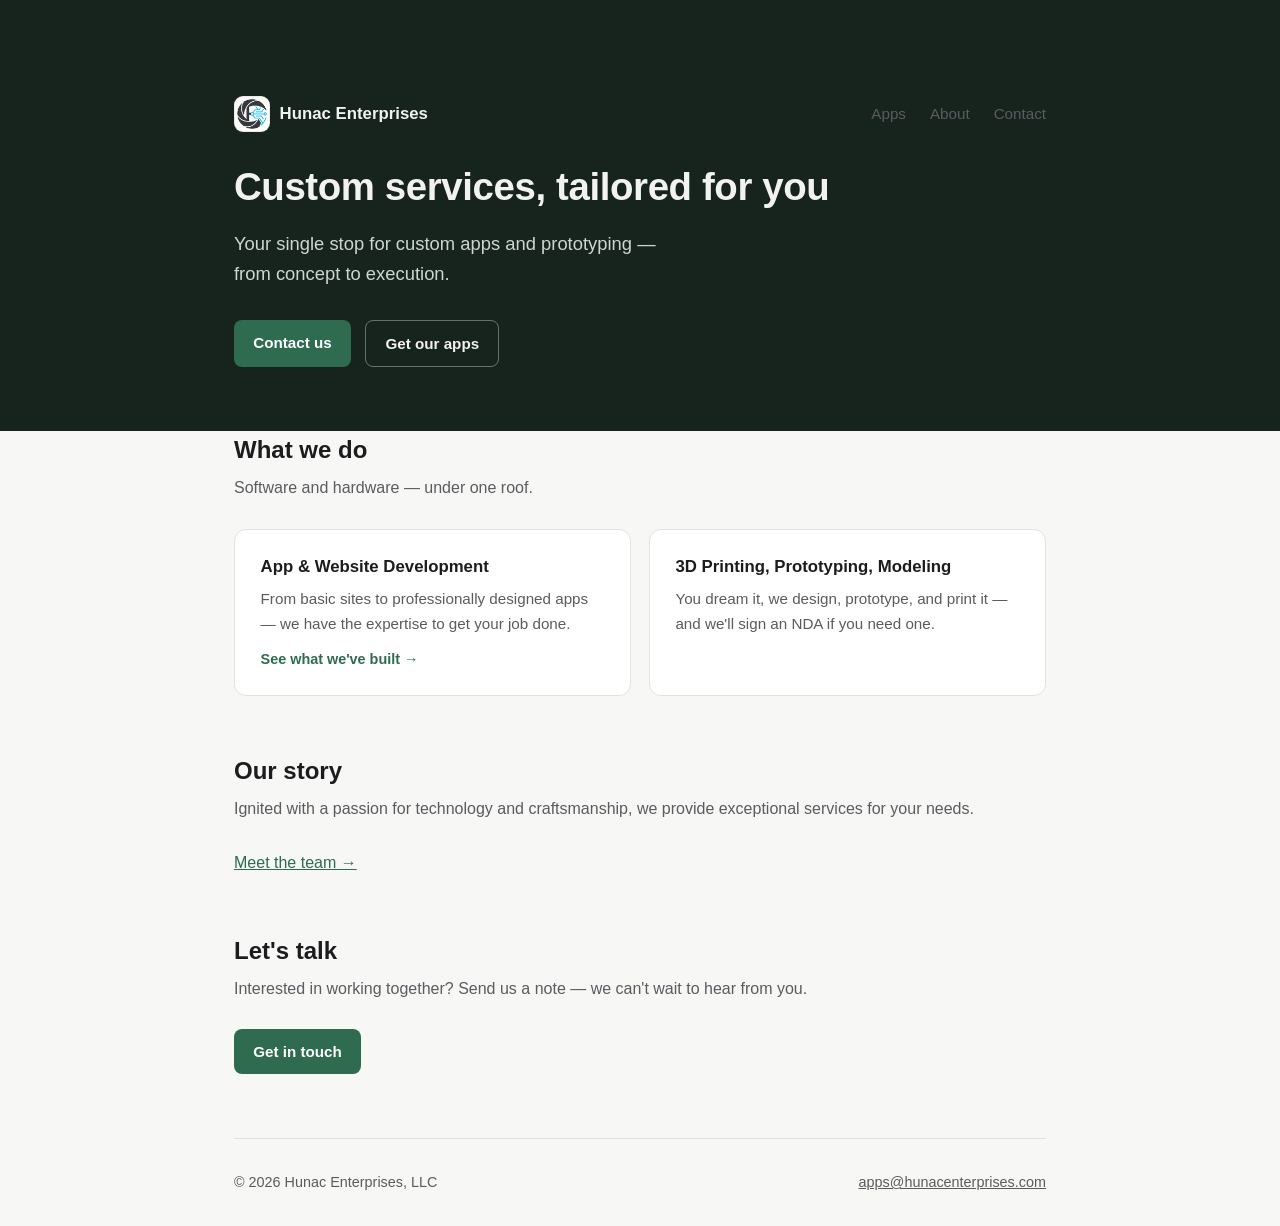
<file: index.html>
<!doctype html>
<html lang="en">
<head>
  <meta charset="utf-8">
  <meta name="viewport" content="width=device-width, initial-scale=1">
  <title>Hunac Enterprises</title>
  <meta name="description" content="Custom software and prototyping services from Hunac Enterprises — a small, family-operated shop.">
  <link rel="icon" type="image/png" href="/favicon.png">
  <link rel="stylesheet" href="styles.css">
</head>
<body>
  <div class="hero">
    <div class="wrap">
      <header class="site">
        <a class="brand-link" href="/">
          <div class="mark"><img src="/assets/logo.png" alt="Hunac Enterprises"></div>
          <div class="name">Hunac Enterprises</div>
        </a>
        <nav class="top">
          <a href="/apps.html">Apps</a>
          <a href="/about.html">About</a>
          <a href="/contact.html">Contact</a>
        </nav>
      </header>
      <h1>Custom services, tailored for you</h1>
      <p class="lead">Your single stop for custom apps and prototyping — from concept to execution.</p>
      <div class="actions">
        <a class="btn primary" href="/contact.html">Contact us</a>
        <a class="btn ghost" href="/apps.html">Get our apps</a>
      </div>
    </div>
  </div>

  <main class="wrap">
    <section>
      <h2 class="section-title">What we do</h2>
      <p class="section-sub">Software and hardware — under one roof.</p>
      <div class="grid">
        <div class="card">
          <h3>App &amp; Website Development</h3>
          <p>From basic sites to professionally designed apps — we have the expertise to get your job done.</p>
          <a class="link" href="/apps.html">See what we've built &rarr;</a>
        </div>
        <div class="card">
          <h3>3D Printing, Prototyping, Modeling</h3>
          <p>You dream it, we design, prototype, and print it — and we'll sign an NDA if you need one.</p>
        </div>
      </div>
    </section>

    <section>
      <h2 class="section-title">Our story</h2>
      <p class="section-sub">Ignited with a passion for technology and craftsmanship, we provide exceptional services for your needs.</p>
      <a class="link" href="/about.html">Meet the team &rarr;</a>
    </section>

    <section>
      <h2 class="section-title">Let's talk</h2>
      <p class="section-sub">Interested in working together? Send us a note — we can't wait to hear from you.</p>
      <a class="btn primary" href="/contact.html">Get in touch</a>
    </section>
  </main>

  <div class="wrap">
    <footer class="site">
      <div>&copy; 2026 Hunac Enterprises, LLC</div>
      <div><a href="mailto:apps@hunacenterprises.com">apps@hunacenterprises.com</a></div>
    </footer>
  </div>
</body>
</html>
</file>
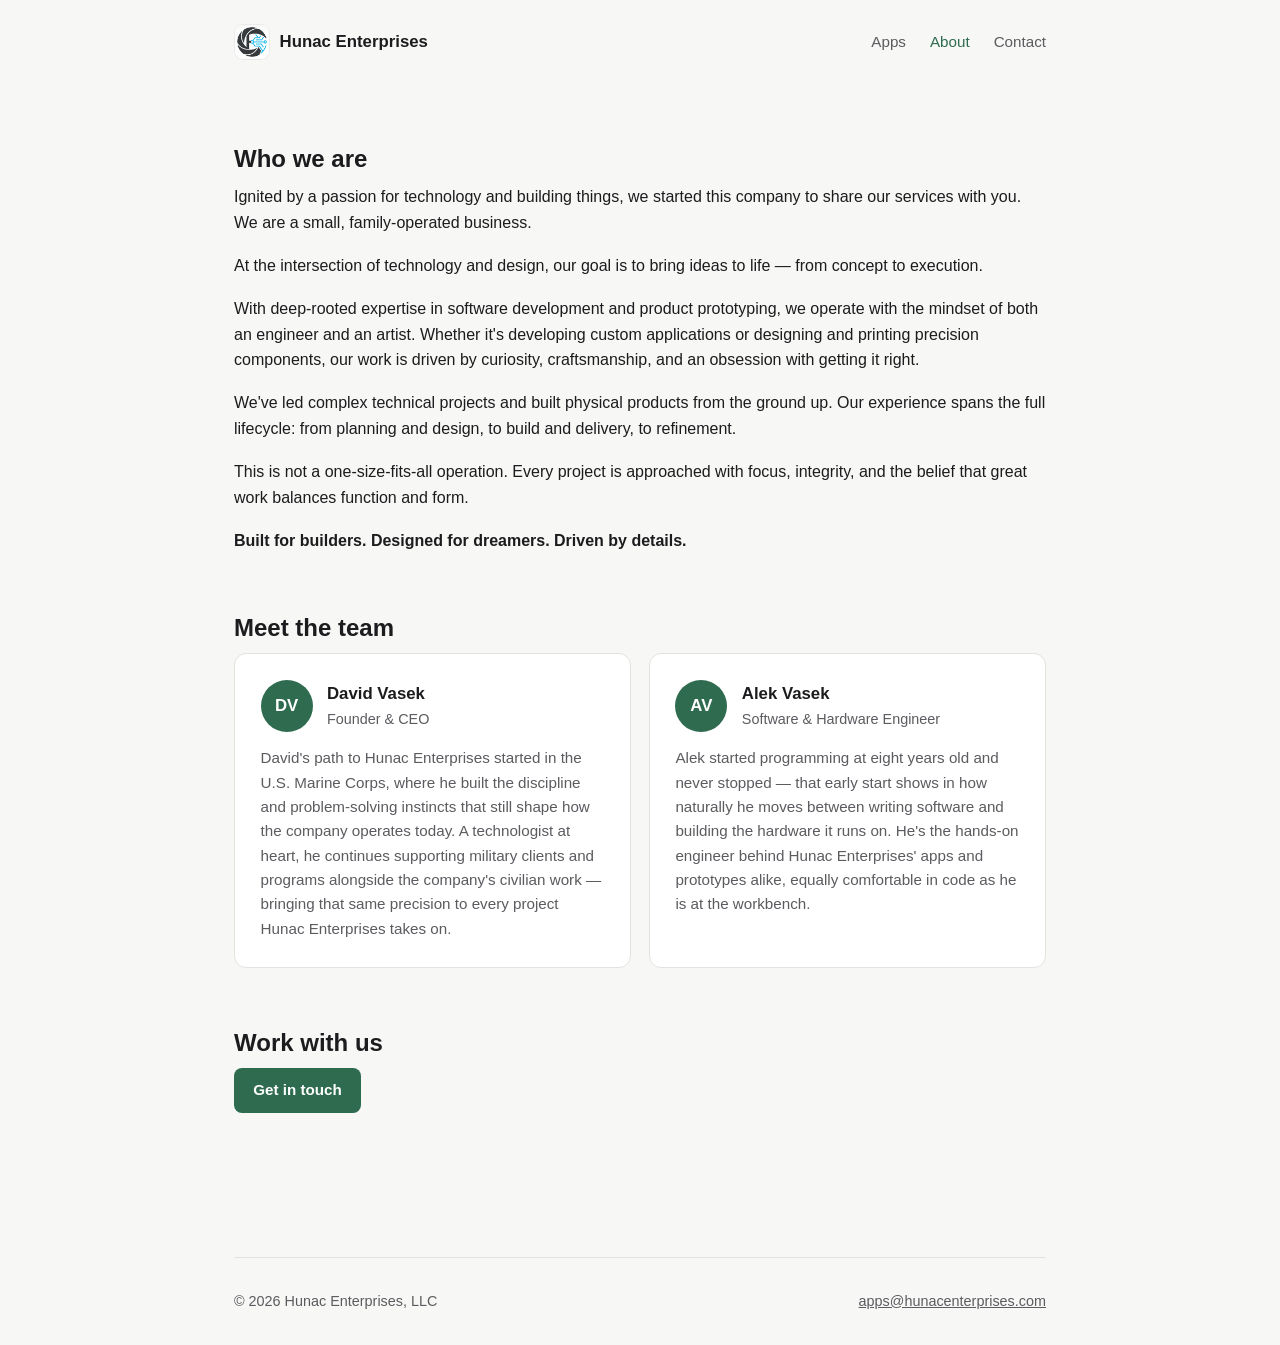
<file: about.html>
<!doctype html>
<html lang="en">
<head>
  <meta charset="utf-8">
  <meta name="viewport" content="width=device-width, initial-scale=1">
  <title>About — Hunac Enterprises</title>
  <link rel="icon" type="image/png" href="/favicon.png">
  <link rel="stylesheet" href="styles.css">
</head>
<body>
  <div class="wrap">
    <header class="site">
      <a class="brand-link" href="/">
        <div class="mark"><img src="/assets/logo.png" alt="Hunac Enterprises"></div>
        <div class="name">Hunac Enterprises</div>
      </a>
      <nav class="top">
        <a href="/apps.html">Apps</a>
        <a href="/about.html" class="active">About</a>
        <a href="/contact.html">Contact</a>
      </nav>
    </header>

    <main>
      <section>
        <h2 class="section-title">Who we are</h2>
        <div class="prose">
          <p>Ignited by a passion for technology and building things, we started this company to share our services with you. We are a small, family-operated business.</p>
          <p>At the intersection of technology and design, our goal is to bring ideas to life &mdash; from concept to execution.</p>
          <p>With deep-rooted expertise in software development and product prototyping, we operate with the mindset of both an engineer and an artist. Whether it's developing custom applications or designing and printing precision components, our work is driven by curiosity, craftsmanship, and an obsession with getting it right.</p>
          <p>We've led complex technical projects and built physical products from the ground up. Our experience spans the full lifecycle: from planning and design, to build and delivery, to refinement.</p>
          <p>This is not a one-size-fits-all operation. Every project is approached with focus, integrity, and the belief that great work balances function and form.</p>
          <p><strong>Built for builders. Designed for dreamers. Driven by details.</strong></p>
        </div>
      </section>

      <section>
        <h2 class="section-title">Meet the team</h2>
        <div class="team-grid">
          <div class="team-card">
            <div class="person">
              <div class="avatar">DV</div>
              <div>
                <div class="person-name">David Vasek</div>
                <div class="person-title">Founder &amp; CEO</div>
              </div>
            </div>
            <p class="bio">David's path to Hunac Enterprises started in the U.S. Marine Corps, where he built the discipline and problem-solving instincts that still shape how the company operates today. A technologist at heart, he continues supporting military clients and programs alongside the company's civilian work &mdash; bringing that same precision to every project Hunac Enterprises takes on.</p>
          </div>

          <div class="team-card">
            <div class="person">
              <div class="avatar">AV</div>
              <div>
                <div class="person-name">Alek Vasek</div>
                <div class="person-title">Software &amp; Hardware Engineer</div>
              </div>
            </div>
            <p class="bio">Alek started programming at eight years old and never stopped &mdash; that early start shows in how naturally he moves between writing software and building the hardware it runs on. He's the hands-on engineer behind Hunac Enterprises' apps and prototypes alike, equally comfortable in code as he is at the workbench.</p>
          </div>
        </div>
      </section>

      <section>
        <h2 class="section-title">Work with us</h2>
        <a class="btn primary" href="/contact.html">Get in touch</a>
      </section>
    </main>

    <footer class="site">
      <div>&copy; 2026 Hunac Enterprises, LLC</div>
      <div><a href="mailto:apps@hunacenterprises.com">apps@hunacenterprises.com</a></div>
    </footer>
  </div>
</body>
</html>
</file>
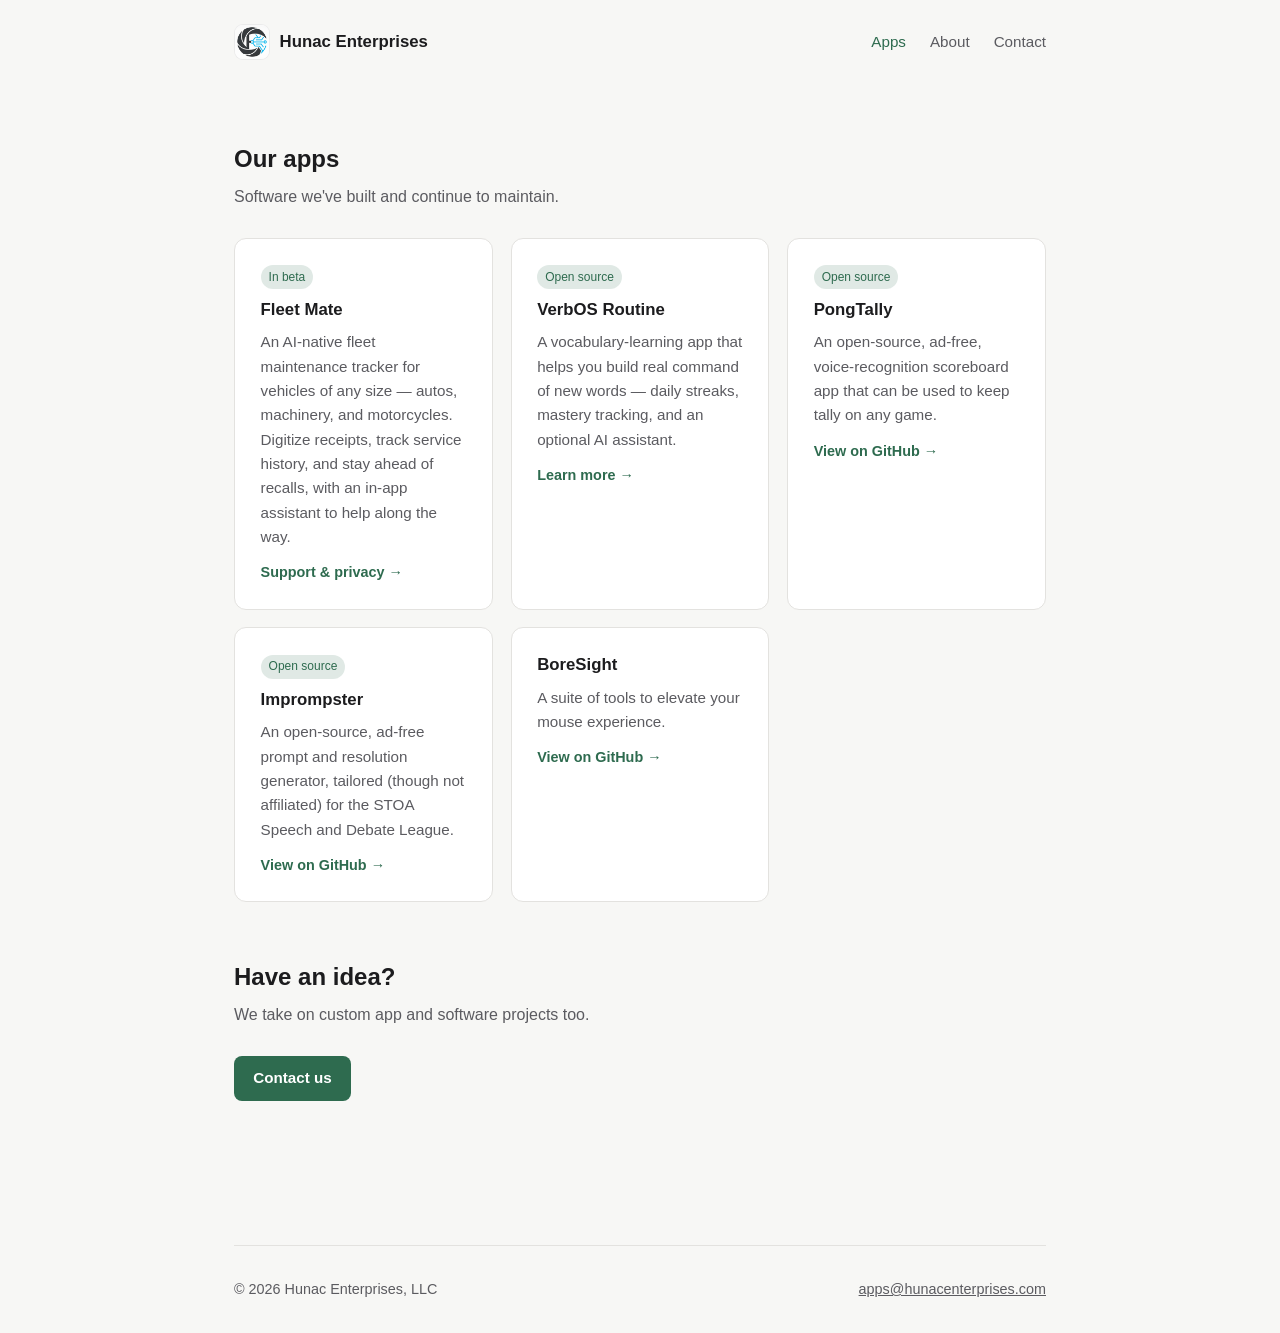
<file: apps.html>
<!doctype html>
<html lang="en">
<head>
  <meta charset="utf-8">
  <meta name="viewport" content="width=device-width, initial-scale=1">
  <title>Apps — Hunac Enterprises</title>
  <link rel="icon" type="image/png" href="/favicon.png">
  <link rel="stylesheet" href="styles.css">
</head>
<body>
  <div class="wrap">
    <header class="site">
      <a class="brand-link" href="/">
        <div class="mark"><img src="/assets/logo.png" alt="Hunac Enterprises"></div>
        <div class="name">Hunac Enterprises</div>
      </a>
      <nav class="top">
        <a href="/apps.html" class="active">Apps</a>
        <a href="/about.html">About</a>
        <a href="/contact.html">Contact</a>
      </nav>
    </header>

    <main>
      <section>
        <h2 class="section-title">Our apps</h2>
        <p class="section-sub">Software we've built and continue to maintain.</p>

        <div class="grid">
          <div class="card">
            <span class="tag">In beta</span>
            <h3>Fleet Mate</h3>
            <p>An AI-native fleet maintenance tracker for vehicles of any size — autos, machinery, and motorcycles. Digitize receipts, track service history, and stay ahead of recalls, with an in-app assistant to help along the way.</p>
            <a class="link" href="https://docs.hunacenterprises.com/fleet-mate/">Support &amp; privacy &rarr;</a>
          </div>

          <div class="card">
            <span class="tag">Open source</span>
            <h3>VerbOS Routine</h3>
            <p>A vocabulary-learning app that helps you build real command of new words — daily streaks, mastery tracking, and an optional AI assistant.</p>
            <a class="link" href="https://docs.hunacenterprises.com/verbos/">Learn more &rarr;</a>
          </div>

          <div class="card">
            <span class="tag">Open source</span>
            <h3>PongTally</h3>
            <p>An open-source, ad-free, voice-recognition scoreboard app that can be used to keep tally on any game.</p>
            <a class="link" href="https://github.com/alekthegenius/Pong-Tally" target="_blank" rel="noopener">View on GitHub &rarr;</a>
          </div>

          <div class="card">
            <span class="tag">Open source</span>
            <h3>Imprompster</h3>
            <p>An open-source, ad-free prompt and resolution generator, tailored (though not affiliated) for the STOA Speech and Debate League.</p>
            <a class="link" href="https://github.com/alekthegenius/Imprompster" target="_blank" rel="noopener">View on GitHub &rarr;</a>
          </div>

          <div class="card">
            <h3>BoreSight</h3>
            <p>A suite of tools to elevate your mouse experience.</p>
            <a class="link" href="https://github.com/alekthegenius/BoreSight" target="_blank" rel="noopener">View on GitHub &rarr;</a>
          </div>
        </div>
      </section>

      <section>
        <h2 class="section-title">Have an idea?</h2>
        <p class="section-sub">We take on custom app and software projects too.</p>
        <a class="btn primary" href="/contact.html">Contact us</a>
      </section>
    </main>

    <footer class="site">
      <div>&copy; 2026 Hunac Enterprises, LLC</div>
      <div><a href="mailto:apps@hunacenterprises.com">apps@hunacenterprises.com</a></div>
    </footer>
  </div>
</body>
</html>
</file>
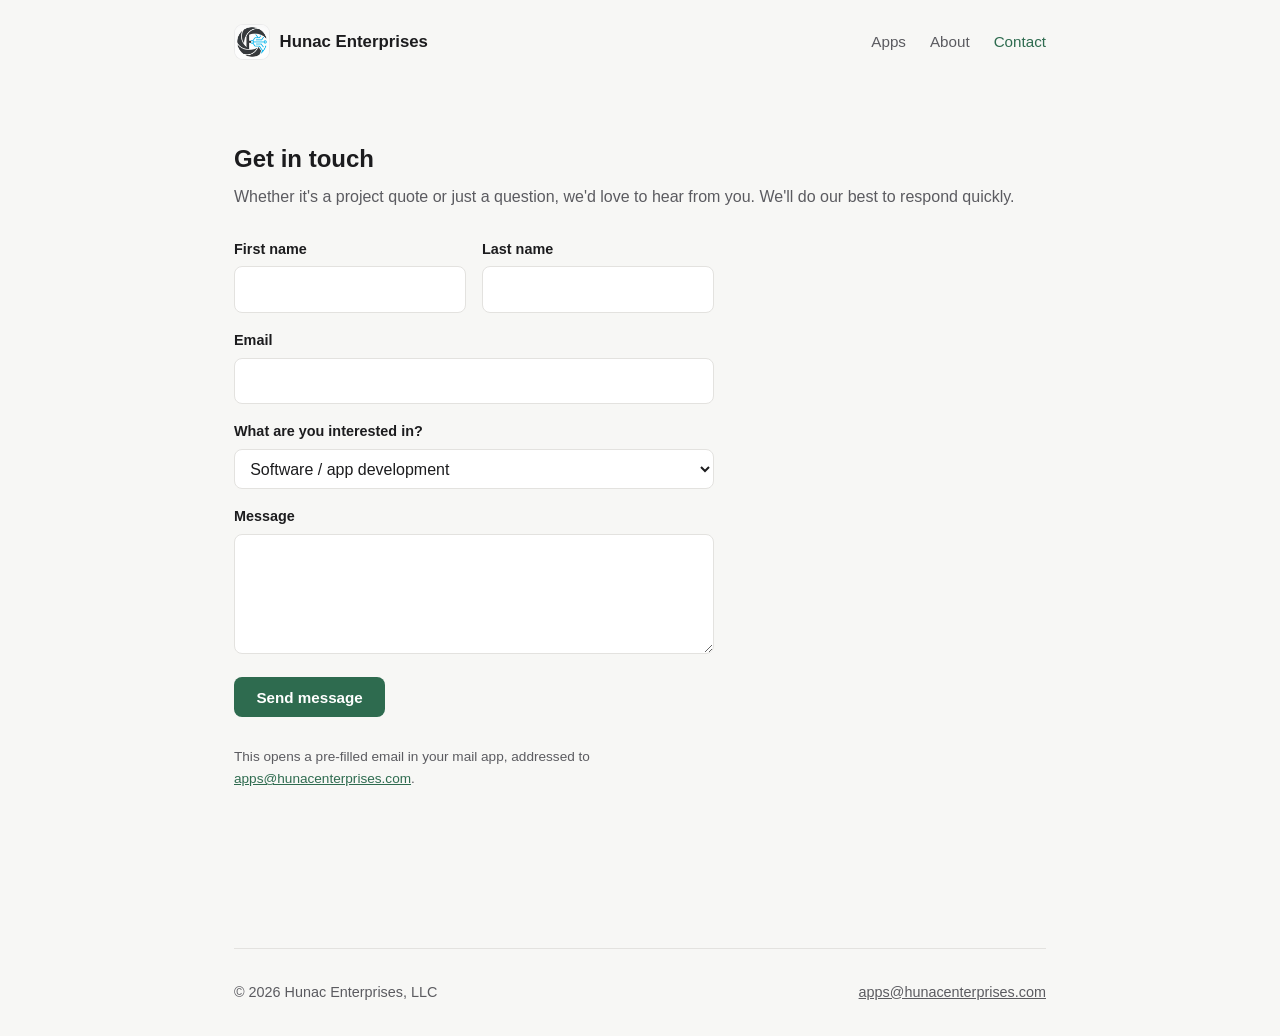
<file: contact.html>
<!doctype html>
<html lang="en">
<head>
  <meta charset="utf-8">
  <meta name="viewport" content="width=device-width, initial-scale=1">
  <title>Contact — Hunac Enterprises</title>
  <link rel="icon" type="image/png" href="/favicon.png">
  <link rel="stylesheet" href="styles.css">
</head>
<body>
  <div class="wrap">
    <header class="site">
      <a class="brand-link" href="/">
        <div class="mark"><img src="/assets/logo.png" alt="Hunac Enterprises"></div>
        <div class="name">Hunac Enterprises</div>
      </a>
      <nav class="top">
        <a href="/apps.html">Apps</a>
        <a href="/about.html">About</a>
        <a href="/contact.html" class="active">Contact</a>
      </nav>
    </header>

    <main>
      <section>
        <h2 class="section-title">Get in touch</h2>
        <p class="section-sub">Whether it's a project quote or just a question, we'd love to hear from you. We'll do our best to respond quickly.</p>

        <form class="stack" id="contact-form">
          <div class="row">
            <div>
              <label for="first">First name</label>
              <input id="first" name="first" required>
            </div>
            <div>
              <label for="last">Last name</label>
              <input id="last" name="last" required>
            </div>
          </div>

          <div>
            <label for="email">Email</label>
            <input id="email" name="email" type="email" required>
          </div>

          <div>
            <label for="interest">What are you interested in?</label>
            <select id="interest" name="interest">
              <option>Software / app development</option>
              <option>3D printing / prototyping</option>
              <option>Something else</option>
            </select>
          </div>

          <div>
            <label for="message">Message</label>
            <textarea id="message" name="message" required></textarea>
          </div>

          <button type="submit">Send message</button>
          <p class="note">This opens a pre-filled email in your mail app, addressed to <a href="mailto:apps@hunacenterprises.com">apps@hunacenterprises.com</a>.</p>
        </form>
      </section>
    </main>

    <footer class="site">
      <div>&copy; 2026 Hunac Enterprises, LLC</div>
      <div><a href="mailto:apps@hunacenterprises.com">apps@hunacenterprises.com</a></div>
    </footer>
  </div>

  <script>
    document.getElementById('contact-form').addEventListener('submit', function (e) {
      e.preventDefault();
      var first = document.getElementById('first').value.trim();
      var last = document.getElementById('last').value.trim();
      var email = document.getElementById('email').value.trim();
      var interest = document.getElementById('interest').value;
      var message = document.getElementById('message').value.trim();

      var subject = 'Website inquiry: ' + interest;
      var body =
        'Name: ' + first + ' ' + last + '\n' +
        'Email: ' + email + '\n' +
        'Interested in: ' + interest + '\n\n' +
        message;

      window.location.href =
        'mailto:apps@hunacenterprises.com' +
        '?subject=' + encodeURIComponent(subject) +
        '&body=' + encodeURIComponent(body);
    });
  </script>
</body>
</html>
</file>
<file: styles.css>
:root {
  color-scheme: light dark;
  --bg: #f7f7f5;
  --fg: #1c1c1e;
  --muted: #5b5b60;
  --accent: #2e6b4f;
  --accent-fg: #ffffff;
  --card: #ffffff;
  --border: #e3e2df;
  --hero: #16241d;
  --hero-fg: #f2f2f0;
}

@media (prefers-color-scheme: dark) {
  :root {
    --bg: #15161a;
    --fg: #ececef;
    --muted: #a6a6ad;
    --accent: #6fcf9e;
    --accent-fg: #0e1510;
    --card: #1e1f24;
    --border: #2c2d33;
    --hero: #0d1611;
    --hero-fg: #f2f2f0;
  }
}

* { box-sizing: border-box; }

body {
  margin: 0;
  background: var(--bg);
  color: var(--fg);
  font-family: -apple-system, BlinkMacSystemFont, "Segoe UI", Roboto, Helvetica, Arial, sans-serif;
  line-height: 1.6;
}

.wrap {
  max-width: 860px;
  margin: 0 auto;
  padding: 0 1.5rem;
}

header.site {
  display: flex;
  align-items: center;
  gap: 0.6rem;
  padding: 1.5rem 0;
}

header.site .mark {
  width: 36px;
  height: 36px;
  border-radius: 9px;
  background: #fff;
  border: 1px solid rgba(0,0,0,0.08);
  display: flex;
  align-items: center;
  justify-content: center;
  overflow: hidden;
  flex-shrink: 0;
}

header.site .mark img {
  width: 100%;
  height: 100%;
  object-fit: cover;
}

header.site .name {
  font-weight: 600;
  font-size: 1.05rem;
}

header.site a.brand-link {
  display: flex;
  align-items: center;
  gap: 0.6rem;
  color: inherit;
  text-decoration: none;
}

nav.top {
  margin-left: auto;
  display: flex;
  gap: 1.5rem;
}

nav.top a {
  color: var(--muted);
  text-decoration: none;
  font-size: 0.95rem;
}

nav.top a:hover, nav.top a.active { color: var(--accent); }

.hero {
  background: var(--hero);
  color: var(--hero-fg);
}

.hero .wrap {
  padding: 4.5rem 1.5rem 4rem;
}

.hero h1 {
  font-size: 2.4rem;
  margin: 0 0 0.75rem;
  letter-spacing: -0.01em;
}

.hero p.lead {
  font-size: 1.15rem;
  color: #cfd6d0;
  max-width: 42ch;
  margin: 0 0 2rem;
}

.hero .actions { display: flex; gap: 0.9rem; flex-wrap: wrap; }

.btn {
  display: inline-block;
  padding: 0.65rem 1.2rem;
  border-radius: 8px;
  text-decoration: none;
  font-weight: 600;
  font-size: 0.95rem;
}

.btn.primary { background: var(--accent); color: var(--accent-fg); }
.btn.ghost { border: 1px solid rgba(255,255,255,0.35); color: var(--hero-fg); }
.btn.ghost:hover { border-color: rgba(255,255,255,0.7); }

main { padding: 3.5rem 0 5rem; }

section + section { margin-top: 3.5rem; }

h2.section-title {
  font-size: 1.5rem;
  margin: 0 0 0.35rem;
}

p.section-sub {
  color: var(--muted);
  margin: 0 0 1.75rem;
}

.grid {
  display: grid;
  grid-template-columns: repeat(auto-fit, minmax(220px, 1fr));
  gap: 1.1rem;
}

.card {
  background: var(--card);
  border: 1px solid var(--border);
  border-radius: 12px;
  padding: 1.5rem 1.6rem;
}

.card h3 {
  margin: 0 0 0.4rem;
  font-size: 1.05rem;
}

.card p { margin: 0; color: var(--muted); font-size: 0.95rem; }

.card a.link {
  display: inline-block;
  margin-top: 0.75rem;
  color: var(--accent);
  text-decoration: none;
  font-weight: 600;
  font-size: 0.9rem;
}

.card a.link:hover { text-decoration: underline; }

.card .tag {
  display: inline-block;
  font-size: 0.75rem;
  color: var(--accent);
  background: color-mix(in srgb, var(--accent) 15%, transparent);
  padding: 0.15rem 0.5rem;
  border-radius: 999px;
  margin-bottom: 0.5rem;
}

.prose p { margin: 0 0 1.1rem; }
.prose p:last-child { margin-bottom: 0; }

.team-grid {
  display: grid;
  grid-template-columns: repeat(auto-fit, minmax(280px, 1fr));
  gap: 1.1rem;
}

.team-card {
  background: var(--card);
  border: 1px solid var(--border);
  border-radius: 12px;
  padding: 1.6rem;
}

.team-card .person {
  display: flex;
  align-items: center;
  gap: 0.9rem;
  margin-bottom: 0.9rem;
}

.team-card .avatar {
  width: 52px;
  height: 52px;
  border-radius: 50%;
  background: var(--accent);
  color: var(--accent-fg);
  display: flex;
  align-items: center;
  justify-content: center;
  font-weight: 700;
  font-size: 1.05rem;
  flex-shrink: 0;
}

.team-card .person-name { font-weight: 600; font-size: 1.05rem; }
.team-card .person-title { color: var(--muted); font-size: 0.9rem; }

.team-card p.bio { margin: 0; color: var(--muted); font-size: 0.95rem; }

form.stack { display: flex; flex-direction: column; gap: 1rem; max-width: 480px; }

form.stack label {
  font-size: 0.9rem;
  font-weight: 600;
  display: block;
  margin-bottom: 0.35rem;
}

form.stack input,
form.stack select,
form.stack textarea {
  width: 100%;
  padding: 0.6rem 0.7rem;
  border-radius: 8px;
  border: 1px solid var(--border);
  background: var(--card);
  color: var(--fg);
  font: inherit;
}

form.stack textarea { min-height: 120px; resize: vertical; }

form.stack .row { display: flex; gap: 1rem; }
form.stack .row > div { flex: 1; }

form.stack button {
  align-self: flex-start;
  border: none;
  cursor: pointer;
  background: var(--accent);
  color: var(--accent-fg);
  padding: 0.7rem 1.4rem;
  border-radius: 8px;
  font-weight: 600;
  font-size: 0.95rem;
}

.note {
  font-size: 0.85rem;
  color: var(--muted);
}

footer.site {
  margin-top: 4rem;
  padding: 2rem 0;
  border-top: 1px solid var(--border);
  color: var(--muted);
  font-size: 0.9rem;
  display: flex;
  justify-content: space-between;
  flex-wrap: wrap;
  gap: 0.5rem;
}

footer.site a { color: var(--muted); }

a { color: var(--accent); }
</file>
